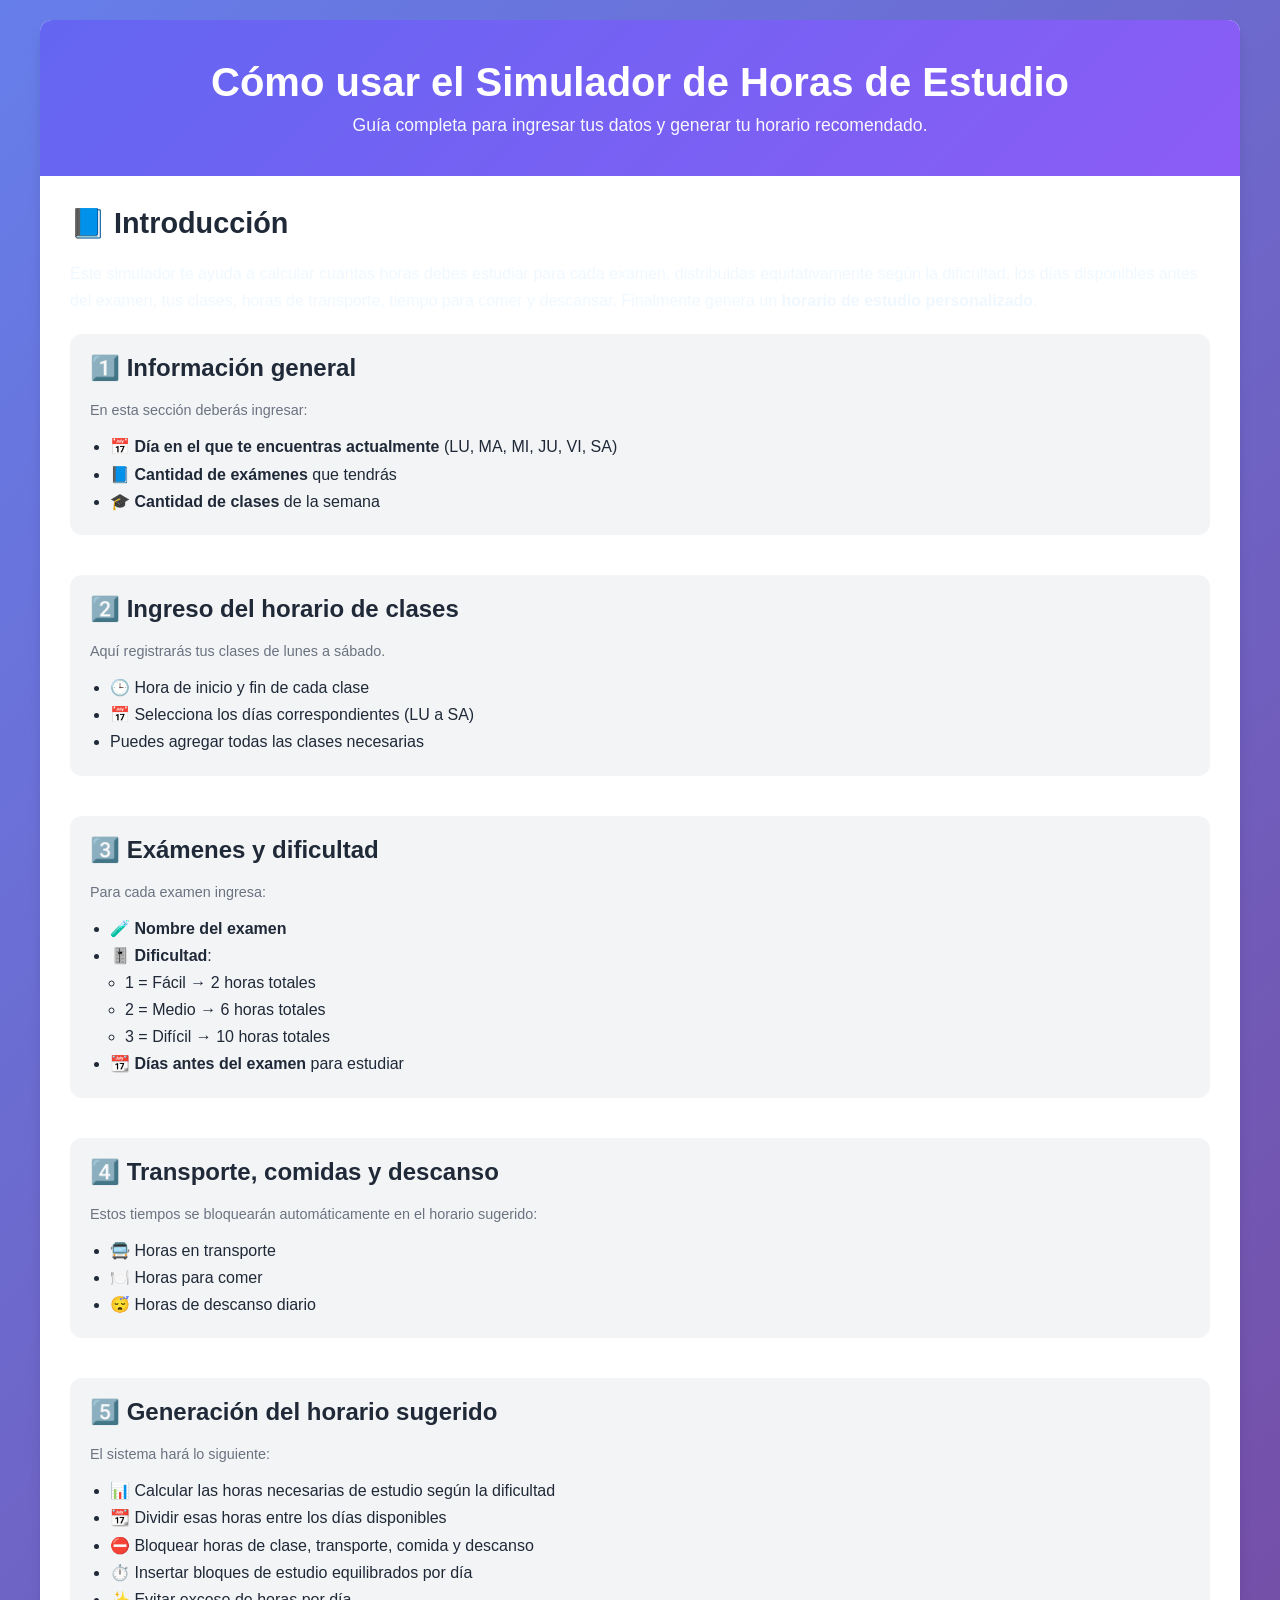
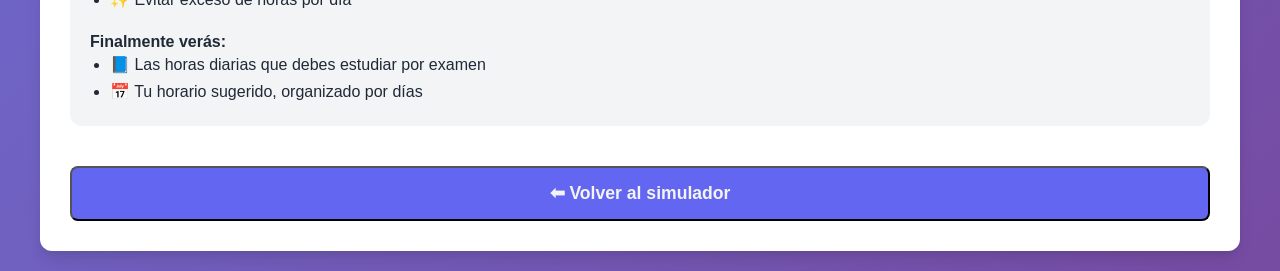
<file: index.html>
<!DOCTYPE html>
<html lang="es">
<head>
    <meta charset="UTF-8">
    <meta name="viewport" content="width=device-width, initial-scale=1.0">
    <title>Simulador de Horas de Estudio</title>
    <link rel="stylesheet" href="styles.css">
</head>
<body>
    <div class="container hidden" id="contenedor">
        <header>
            <h1>📚 Simulador de Horas de Estudio</h1>
            <p>Optimiza tu tiempo de estudio para tus exámenes</p>
        </header>

        <form id="studyForm">
            <!-- Día actual -->
            <div class="form-section">
                <h2>📅 Día Actual</h2>
                <div class="form-group">
                    <label for="currentDay">Día de la semana:</label>
                    <select id="currentDay" required>
                        <option value="LU">Lunes</option>
                        <option value="MA">Martes</option>
                        <option value="MI">Miércoles</option>
                        <option value="JU">Jueves</option>
                        <option value="VI">Viernes</option>
                        <option value="SA">Sábado</option>
                    </select>
                </div>
            </div>

            <!-- Horario diario disponible -->
            <div class="form-section">
                <h2>⏰ Horario Diario Disponible</h2>
                <div class="form-row">
                    <div class="form-group">
                        <label for="startTime">Hora inicio:</label>
                        <input type="time" id="startTime" value="06:00" required>
                    </div>
                    <div class="form-group">
                        <label for="endTime">Hora fin:</label>
                        <input type="time" id="endTime" value="22:00" required>
                    </div>
                </div>
            </div>

               <!-- Actividades diarias -->
            <div class="form-section">
                <h2>🕐 Actividades Diarias</h2>
                <p class="help-text">Ingresa un rango de horas para permitir variaciones en la simulación (ej: 6-8)</p>

                <!-- Transporte -->
                <div class="form-row">
                    <div class="form-group">
                        <label for="transportHoursRange">Rango de horas de transporte:</label>
                        <input type="text" id="transportHoursRange" placeholder="2-3" required>
                    </div>
                    <div class="form-group">
                        <label for="transportSlots">Rangos horarios (ej: 7-8,17-18):</label>
                        <input type="text" id="transportSlots" placeholder="7-8,17-18">
                    </div>
                </div>

                <!-- Comidas -->
                <div class="form-row">
                    <div class="form-group">
                        <label for="mealHoursRange">Rango de horas de comida:</label>
                        <input type="text" id="mealHoursRange" placeholder="1-2" required>
                    </div>
                    <div class="form-group">
                        <label for="mealSlots">Rangos de comida (ej: 12-13,20-20.5):</label>
                        <input type="text" id="mealSlots" placeholder="12-13,20-20.5">
                    </div>
                </div>

                <!-- Descanso -->
                <div class="form-row">
                    <div class="form-group">
                        <label for="restHoursRange">Rango de horas de descanso:</label>
                        <input type="text" id="restHoursRange" placeholder="6-8" required>
                    </div>
                </div>
            </div>


            <!-- Horarios de clases -->
            <div class="form-section">
                <h2>🏫 Horarios de Clases</h2>
                <p class="help-text">Ingresa los horarios en formato 24h (ej: 8-10,14-16). Deja en blanco si no hay clases.</p>
                <div class="class-schedule">
                    <div class="form-group">
                        <label for="classLU">Lunes:</label>
                        <input type="text" id="classLU" placeholder="8-10,14-16">
                    </div>
                    <div class="form-group">
                        <label for="classMA">Martes:</label>
                        <input type="text" id="classMA" placeholder="8-10,14-16">
                    </div>
                    <div class="form-group">
                        <label for="classMI">Miércoles:</label>
                        <input type="text" id="classMI" placeholder="8-10,14-16">
                    </div>
                    <div class="form-group">
                        <label for="classJU">Jueves:</label>
                        <input type="text" id="classJU" placeholder="8-10,14-16">
                    </div>
                    <div class="form-group">
                        <label for="classVI">Viernes:</label>
                        <input type="text" id="classVI" placeholder="8-10,14-16">
                    </div>
                    <div class="form-group">
                        <label for="classSA">Sábado:</label>
                        <input type="text" id="classSA" placeholder="8-10">
                    </div>
                </div>
            </div>

            <!-- Exámenes -->
            <div class="form-section">
                <h2>📝 Exámenes</h2>
                <div class="form-group">
                    <label for="numExams">Número de exámenes:</label>
                    <input type="number" id="numExams" min="1" max="10" value="3" required>
                </div>
                <button type="button" id="generateExamsBtn" class="btn-secondary">
                    Generar campos de exámenes
                </button>
                <div id="examsContainer" class="exams-container"></div>
            </div>

            <button type="submit" class="btn-primary" >
                🚀 Generar Horario
            </button>
        </form>

        
        
    </div>

            <div id="results" class="results container hidden">
                <h2>📊 Resultado del Plan de Estudio</h2>
                <div id="summary"></div>
                <div id="schedule"></div>
                <div id="btnRegresar" onclick="regresar()">⬅ Regresar</div>
            </div>

    
  <div id="container2" class="container">

    <header>
      <h1>Cómo usar el Simulador de Horas de Estudio</h1>
      <p>Guía completa para ingresar tus datos y generar tu horario recomendado.</p>
    </header>

    <section style="padding: 30px;">

      <h2 style="margin-bottom: 20px; font-size: 1.8rem;">📘 Introducción</h2>
      <p style="line-height: 1.7; margin-bottom: 20px; color: aliceblue;">
        Este simulador te ayuda a calcular cuántas horas debes estudiar para cada examen, distribuidas
        equitativamente según la dificultad, los días disponibles antes del examen, tus clases, horas de transporte,
        tiempo para comer y descansar.  
        Finalmente genera un <strong>horario de estudio personalizado</strong>.
      </p>

      <!-- PASO 1 -->
      <div class="form-section" style="margin-bottom: 40px;">
        <h2>1️⃣ Información general</h2>
        <p class="help-text">
          En esta sección deberás ingresar:
        </p>
        <ul style="margin-left: 20px; line-height: 1.7;">
          <li>📅 <strong>Día en el que te encuentras actualmente</strong> (LU, MA, MI, JU, VI, SA)</li>
          <li>📘 <strong>Cantidad de exámenes</strong> que tendrás</li>
          <li>🎓 <strong>Cantidad de clases</strong> de la semana</li>
        </ul>
      </div>

      <!-- PASO 2 -->
      <div class="form-section" style="margin-bottom: 40px;">
        <h2>2️⃣ Ingreso del horario de clases</h2>
        <p class="help-text">Aquí registrarás tus clases de lunes a sábado.</p>
        <ul style="margin-left: 20px; line-height: 1.7;">
          <li>🕒 Hora de inicio y fin de cada clase</li>
          <li>📅 Selecciona los días correspondientes (LU a SA)</li>
          <li>Puedes agregar todas las clases necesarias</li>
        </ul>
      </div>

      <!-- PASO 3 -->
      <div class="form-section" style="margin-bottom: 40px;">
        <h2>3️⃣ Exámenes y dificultad</h2>
        <p class="help-text">Para cada examen ingresa:</p>

        <ul style="margin-left: 20px; line-height: 1.7;">
          <li>🧪 <strong>Nombre del examen</strong></li>
          <li>🎚️ <strong>Dificultad</strong>:  
            <ul style="margin-left: 15px;">
              <li>1 = Fácil → 2 horas totales</li>
              <li>2 = Medio → 6 horas totales</li>
              <li>3 = Difícil → 10 horas totales</li>
            </ul>
          </li>
          <li>📆 <strong>Días antes del examen</strong> para estudiar</li>
        </ul>
      </div>

      <!-- PASO 4 -->
      <div class="form-section" style="margin-bottom: 40px;">
        <h2>4️⃣ Transporte, comidas y descanso</h2>
        <p class="help-text">Estos tiempos se bloquearán automáticamente en el horario sugerido:</p>

        <ul style="margin-left: 20px; line-height: 1.7;">
          <li>🚍 Horas en transporte</li>
          <li>🍽️ Horas para comer</li>
          <li>😴 Horas de descanso diario</li>
        </ul>
      </div>

      <!-- PASO 5 -->
      <div class="form-section" style="margin-bottom: 40px;">
        <h2>5️⃣ Generación del horario sugerido</h2>
        <p class="help-text">El sistema hará lo siguiente:</p>

        <ul style="margin-left: 20px; line-height: 1.7;">
          <li>📊 Calcular las horas necesarias de estudio según la dificultad</li>
          <li>📆 Dividir esas horas entre los días disponibles</li>
          <li>⛔ Bloquear horas de clase, transporte, comida y descanso</li>
          <li>⏱️ Insertar bloques de estudio equilibrados por día</li>
          <li>✨ Evitar exceso de horas por día</li>
        </ul>

        <p style="margin-top: 20px; font-weight: 600;">
          Finalmente verás:
        </p>

        <ul style="margin-left: 20px; line-height: 1.7;">
          <li>📘 Las horas diarias que debes estudiar por examen</li>
          <li>📅 Tu horario sugerido, organizado por días</li>
        </ul>
      </div>

      <button id="btnRegresar" onclick="regresar()">
        ⬅ Volver al simulador
      </button>

    </section>
  </div>

    <script src="script.js"></script>
</body>
</html>
</file>
<file: styles.css>
* {
  margin: 0;
  padding: 0;
  box-sizing: border-box;
}

:root {
  --primary-color: #6366f1;
  --secondary-color: #8b5cf6;
  --success-color: #10b981;
  --danger-color: #ef4444;
  --warning-color: #f59e0b;
  --dark: #1f2937;
  --gray: #6b7280;
  --light-gray: #f3f4f6;
  --white: #ffffff;
  --border-radius: 12px;
  --shadow: 0 4px 6px -1px rgba(0, 0, 0, 0.1), 0 2px 4px -1px rgba(0, 0, 0, 0.06);
  --shadow-lg: 0 10px 15px -3px rgba(0, 0, 0, 0.1), 0 4px 6px -2px rgba(0, 0, 0, 0.05);
}

body {
  font-family: "Segoe UI", Tahoma, Geneva, Verdana, sans-serif;
  background: linear-gradient(135deg, #667eea 0%, #764ba2 100%);
  min-height: 100vh;
  padding: 20px;
  color: var(--dark);
}

.container {
  max-width: 1200px;
  margin: 0 auto;
  background: var(--white);
  border-radius: var(--border-radius);
  box-shadow: var(--shadow-lg);
  overflow: hidden;
}

header {
  background: linear-gradient(135deg, var(--primary-color) 0%, var(--secondary-color) 100%);
  color: var(--white);
  padding: 40px 30px;
  text-align: center;
}

header h1 {
  font-size: 2.5rem;
  margin-bottom: 10px;
  font-weight: 700;
}

header p {
  font-size: 1.1rem;
  opacity: 0.95;
}

form {
  padding: 30px;
}

.form-section {
  margin-bottom: 30px;
  padding: 20px;
  background: var(--light-gray);
  border-radius: var(--border-radius);
}

.form-section h2 {
  font-size: 1.5rem;
  margin-bottom: 20px;
  color: var(--dark);
  display: flex;
  align-items: center;
  gap: 10px;
}

.form-group {
  margin-bottom: 15px;
}

.form-group label {
  display: block;
  font-weight: 600;
  margin-bottom: 8px;
  color: var(--dark);
}

.form-group input,
.form-group select {
  width: 100%;
  padding: 12px;
  border: 2px solid #e5e7eb;
  border-radius: 8px;
  font-size: 1rem;
  transition: all 0.3s ease;
}

.form-group input:focus,
.form-group select:focus {
  outline: none;
  border-color: var(--primary-color);
  box-shadow: 0 0 0 3px rgba(99, 102, 241, 0.1);
}

.form-row {
  display: grid;
  grid-template-columns: repeat(auto-fit, minmax(200px, 1fr));
  gap: 15px;
}

.help-text {
  font-size: 0.9rem;
  color: var(--gray);
  margin-bottom: 15px;
}

.class-schedule {
  display: grid;
  grid-template-columns: repeat(auto-fit, minmax(250px, 1fr));
  gap: 15px;
}

.exam-item {
  background: var(--white);
  padding: 20px;
  border-radius: 8px;
  margin-top: 15px;
  border-left: 4px solid var(--primary-color);
}

.exam-item h3 {
  color: var(--primary-color);
  margin-bottom: 15px;
}

.btn-primary,
.btn-secondary {
  width: 100%;
  padding: 15px 30px;
  font-size: 1.1rem;
  font-weight: 600;
  border: none;
  border-radius: 8px;
  cursor: pointer;
  transition: all 0.3s ease;
  margin-top: 10px;
}

.btn-primary {
  background: linear-gradient(135deg, var(--primary-color) 0%, var(--secondary-color) 100%);
  color: var(--white);
}

.btn-primary:hover {
  transform: translateY(-2px);
  box-shadow: var(--shadow-lg);
}

.btn-secondary {
  background: var(--white);
  color: var(--primary-color);
  border: 2px solid var(--primary-color);
}

.btn-secondary:hover {
  background: var(--primary-color);
  color: var(--white);
}

.results {
  padding: 30px;
  background: var(--light-gray);
}

.results h2 {
  font-size: 2rem;
  margin-bottom: 25px;
  color: var(--dark);
  text-align: center;
}

.hidden {
  display: none;
}

#summary {
  margin-bottom: 30px;
}

.exam-summary {
  background: var(--white);
  padding: 20px;
  border-radius: var(--border-radius);
  margin-bottom: 15px;
  box-shadow: var(--shadow);
  border-left: 5px solid;
}

.exam-summary h3 {
  margin-bottom: 10px;
}

.exam-summary p {
  color: var(--gray);
  line-height: 1.6;
}

.day-schedule {
  background: var(--white);
  padding: 20px;
  border-radius: var(--border-radius);
  margin-bottom: 20px;
  box-shadow: var(--shadow);
}

.day-schedule h3 {
  color: var(--primary-color);
  margin-bottom: 15px;
  font-size: 1.3rem;
  padding-bottom: 10px;
  border-bottom: 2px solid var(--light-gray);
}

.study-block {
  background: var(--light-gray);
  padding: 12px 15px;
  border-radius: 8px;
  margin-bottom: 10px;
  border-left: 4px solid;
  display: flex;
  justify-content: space-between;
  align-items: center;
  transition: transform 0.2s ease;
}

.study-block:hover {
  transform: translateX(5px);
}

.study-block-info {
  flex: 1;
}

.study-block-time {
  font-weight: 600;
  color: var(--dark);
}

.study-block-exam {
  color: var(--gray);
  font-size: 0.9rem;
  margin-top: 5px;
}

.study-block-duration {
  background: var(--primary-color);
  color: var(--white);
  padding: 5px 12px;
  border-radius: 20px;
  font-size: 0.85rem;
  font-weight: 600;
}

.no-study {
  color: var(--gray);
  font-style: italic;
  padding: 10px;
  text-align: center;
}

@media (max-width: 768px) {
  header h1 {
    font-size: 1.8rem;
  }

  .form-row,
  .class-schedule {
    grid-template-columns: 1fr;
  }

  .container {
    margin: 10px;
  }

  body {
    padding: 10px;
  }
}


#btnRegresar{
  color: #f3f4f6;
  text-align: center;
  width: 100%;
  padding: 15px 30px;
  font-size: 1.1rem;
  font-weight: 600;
  border-radius: 8px;
  cursor: pointer;
  background-color: #6366f1;
}
</file>
